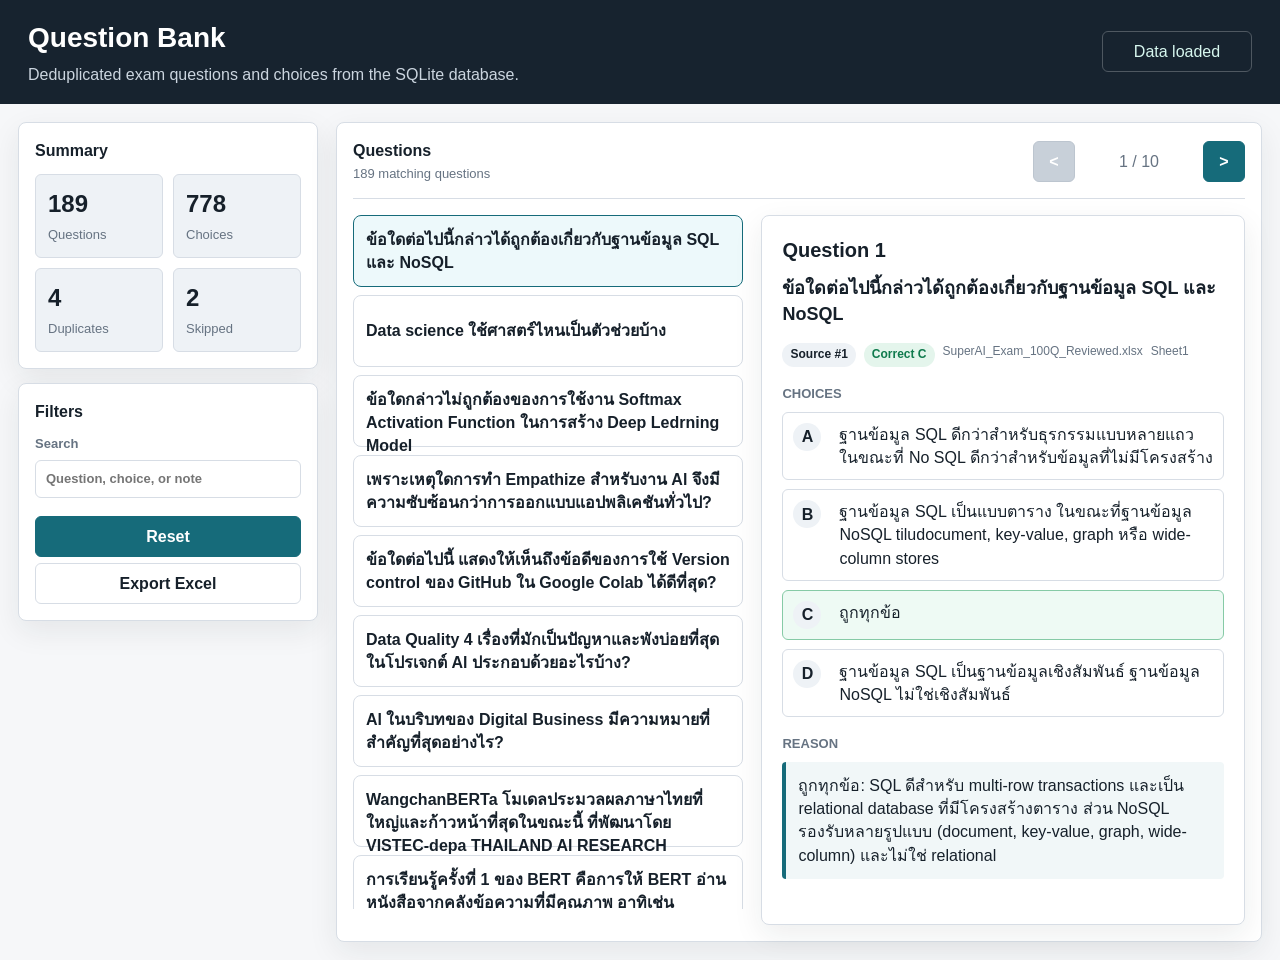
<file: index.html>
<!doctype html>
<html lang="en">
  <head>
    <meta charset="utf-8">
    <meta name="viewport" content="width=device-width, initial-scale=1">
    <title>Question Bank</title>
    <link rel="stylesheet" href="styles.css">
  </head>
  <body>
    <header class="topbar">
      <div>
        <h1>Question Bank</h1>
        <p>Deduplicated exam questions and choices from the SQLite database.</p>
      </div>
      <div class="status" id="dbStatus">Loading database...</div>
    </header>

    <main class="layout">
      <aside class="sidebar">
        <section class="panel">
          <h2>Summary</h2>
          <div class="metrics">
            <div><strong id="metricQuestions">-</strong><span>Questions</span></div>
            <div><strong id="metricChoices">-</strong><span>Choices</span></div>
            <div><strong id="metricDuplicates">-</strong><span>Duplicates</span></div>
            <div><strong id="metricSkipped">-</strong><span>Skipped</span></div>
          </div>
        </section>

        <section class="panel">
          <h2>Filters</h2>
          <label>
            Search
            <input id="searchInput" type="search" placeholder="Question, choice, or note">
          </label>
          <button id="resetButton" type="button">Reset</button>
          <button id="exportButton" class="secondary" type="button">Export Excel</button>
        </section>
      </aside>

      <section class="content">
        <div class="toolbar">
          <div>
            <h2 id="resultTitle">Questions</h2>
            <p id="resultMeta">Loading...</p>
          </div>
          <div class="pager">
            <button id="prevPage" type="button" aria-label="Previous page">&lt;</button>
            <span id="pageInfo">-</span>
            <button id="nextPage" type="button" aria-label="Next page">&gt;</button>
          </div>
        </div>

        <div class="workspace">
          <div class="question-list" id="questionList"></div>
          <article class="detail" id="questionDetail">
            <div class="empty-state">Select a question to view choices and source details.</div>
          </article>
        </div>
      </section>
    </main>

    <script src="app.js"></script>
  </body>
</html>
</file>
<file: styles.css>
:root {
  color-scheme: light;
  --bg: #f6f7f9;
  --surface: #ffffff;
  --surface-strong: #eef2f6;
  --border: #d7dde5;
  --text: #16202a;
  --muted: #667382;
  --accent: #166b7a;
  --accent-strong: #0f5663;
  --good: #0f7a4d;
  --warn: #a45d00;
  --shadow: 0 10px 30px rgba(22, 32, 42, 0.08);
}

* {
  box-sizing: border-box;
}

body {
  margin: 0;
  background: var(--bg);
  color: var(--text);
  font-family: "Segoe UI", Tahoma, sans-serif;
  line-height: 1.45;
}

.topbar {
  display: flex;
  align-items: center;
  justify-content: space-between;
  gap: 20px;
  min-height: 92px;
  padding: 18px 28px;
  background: #17232f;
  color: #ffffff;
}

h1,
h2,
p {
  margin: 0;
}

h1 {
  font-size: 28px;
  font-weight: 700;
}

h2 {
  font-size: 16px;
  font-weight: 700;
}

.topbar p {
  margin-top: 4px;
  color: #cbd5df;
}

.status {
  min-width: 150px;
  padding: 8px 12px;
  border: 1px solid rgba(255, 255, 255, 0.24);
  border-radius: 6px;
  color: #d7f7ef;
  text-align: center;
}

.layout {
  display: grid;
  grid-template-columns: 300px minmax(0, 1fr);
  gap: 18px;
  padding: 18px;
}

.sidebar {
  display: flex;
  flex-direction: column;
  gap: 14px;
}

.panel,
.content,
.detail,
dialog {
  background: var(--surface);
  border: 1px solid var(--border);
  border-radius: 8px;
  box-shadow: var(--shadow);
}

.panel {
  padding: 16px;
}

.panel h2 {
  margin-bottom: 12px;
}

.metrics {
  display: grid;
  grid-template-columns: repeat(2, minmax(0, 1fr));
  gap: 10px;
}

.metrics div {
  min-height: 72px;
  padding: 12px;
  border: 1px solid var(--border);
  border-radius: 6px;
  background: var(--surface-strong);
}

.metrics strong {
  display: block;
  font-size: 24px;
}

.metrics span {
  color: var(--muted);
  font-size: 13px;
}

label {
  display: block;
  margin-bottom: 12px;
  color: var(--muted);
  font-size: 13px;
  font-weight: 600;
}

input,
select,
button {
  width: 100%;
  min-height: 38px;
  margin-top: 6px;
  border: 1px solid var(--border);
  border-radius: 6px;
  font: inherit;
}

input,
select {
  padding: 8px 10px;
  color: var(--text);
  background: #ffffff;
}

button {
  padding: 8px 12px;
  border-color: var(--accent);
  background: var(--accent);
  color: #ffffff;
  cursor: pointer;
  font-weight: 700;
}

button:hover {
  background: var(--accent-strong);
}

button:disabled {
  border-color: #bcc5cf;
  background: #c8d0d9;
  cursor: not-allowed;
}

button.secondary {
  border-color: var(--border);
  background: #ffffff;
  color: var(--text);
}

button.secondary:hover {
  border-color: var(--accent);
  color: var(--accent);
}

.content {
  min-width: 0;
  padding: 16px;
}

.toolbar {
  display: flex;
  justify-content: space-between;
  gap: 16px;
  padding-bottom: 14px;
  border-bottom: 1px solid var(--border);
}

.toolbar p {
  margin-top: 3px;
  color: var(--muted);
  font-size: 13px;
}

.pager {
  display: grid;
  grid-template-columns: 42px 112px 42px;
  align-items: center;
  gap: 8px;
}

.pager button {
  margin: 0;
  min-height: 34px;
}

.pager span {
  color: var(--muted);
  text-align: center;
  white-space: nowrap;
}

.workspace {
  display: grid;
  grid-template-columns: minmax(300px, 44%) minmax(0, 1fr);
  gap: 16px;
  margin-top: 16px;
  min-height: calc(100vh - 190px);
}

.question-list {
  display: flex;
  flex-direction: column;
  align-items: stretch;
  gap: 8px;
  min-width: 0;
  max-height: calc(100vh - 206px);
  overflow: auto;
  padding-right: 2px;
}

.question-item {
  box-sizing: border-box;
  width: 100%;
  max-width: 100%;
  min-width: 0;
  height: auto;
  min-height: 72px;
  margin: 0;
  padding: 12px;
  border: 1px solid var(--border);
  border-radius: 8px;
  background: #ffffff;
  color: var(--text);
  text-align: left;
  box-shadow: none;
  white-space: normal;
  overflow-wrap: anywhere;
  word-break: break-word;
}

.question-item:hover,
.question-item.active {
  border-color: var(--accent);
  background: #edf9fb;
}

.question-line {
  display: block;
  max-width: 100%;
  line-height: 1.45;
  overflow: visible;
  white-space: normal;
  overflow-wrap: anywhere;
  word-break: break-word;
  font-weight: 650;
}

.meta {
  display: flex;
  flex-wrap: wrap;
  max-width: 100%;
  gap: 8px;
  margin-top: 8px;
  color: var(--muted);
  font-size: 12px;
}

.badge {
  display: inline-flex;
  align-items: center;
  min-height: 24px;
  padding: 2px 8px;
  border-radius: 999px;
  background: var(--surface-strong);
  color: var(--text);
  font-size: 12px;
  font-weight: 700;
}

.answer {
  background: #e4f5ec;
  color: var(--good);
}

.detail {
  min-width: 0;
  padding: 20px;
  overflow: auto;
}

.empty-state {
  display: grid;
  min-height: 260px;
  place-items: center;
  color: var(--muted);
  text-align: center;
}

.detail h2 {
  margin-bottom: 10px;
  font-size: 20px;
}

.questionText {
  margin-bottom: 16px;
  font-size: 18px;
  font-weight: 650;
}

.choiceList {
  display: grid;
  gap: 9px;
  margin: 0 0 16px;
  padding: 0;
  list-style: none;
}

.choiceList li {
  display: grid;
  grid-template-columns: 36px minmax(0, 1fr);
  gap: 10px;
  align-items: start;
  padding: 10px;
  border: 1px solid var(--border);
  border-radius: 6px;
}

.choiceList li.correct {
  border-color: #86caa6;
  background: #eefaf4;
}

.choiceLabel {
  display: inline-grid;
  width: 28px;
  height: 28px;
  place-items: center;
  border-radius: 50%;
  background: var(--surface-strong);
  font-weight: 800;
}

.sectionTitle {
  margin: 18px 0 8px;
  color: var(--muted);
  font-size: 13px;
  font-weight: 800;
  text-transform: uppercase;
}

.note {
  padding: 12px;
  border-left: 4px solid var(--accent);
  background: #f1f7f8;
  border-radius: 4px;
}

dialog {
  width: min(860px, calc(100vw - 28px));
  max-height: min(760px, calc(100vh - 28px));
  padding: 0;
}

dialog::backdrop {
  background: rgba(12, 18, 24, 0.45);
}

.dialogHeader {
  display: flex;
  align-items: center;
  justify-content: space-between;
  gap: 12px;
  padding: 14px 16px;
  border-bottom: 1px solid var(--border);
}

.dialogHeader button {
  width: 38px;
  margin: 0;
  background: #ffffff;
  color: var(--text);
  border-color: var(--border);
}

.dialogBody {
  display: grid;
  gap: 10px;
  max-height: 640px;
  overflow: auto;
  padding: 16px;
}

.logItem {
  padding: 12px;
  border: 1px solid var(--border);
  border-radius: 8px;
}

.logItem p {
  margin-top: 6px;
}

@media (max-width: 980px) {
  .layout,
  .workspace {
    grid-template-columns: 1fr;
  }

  .question-list {
    max-height: none;
  }
}

@media (max-width: 640px) {
  .topbar,
  .toolbar {
    align-items: stretch;
    flex-direction: column;
  }

  .layout {
    padding: 12px;
  }

  .pager {
    grid-template-columns: 42px 1fr 42px;
  }
}
</file>
